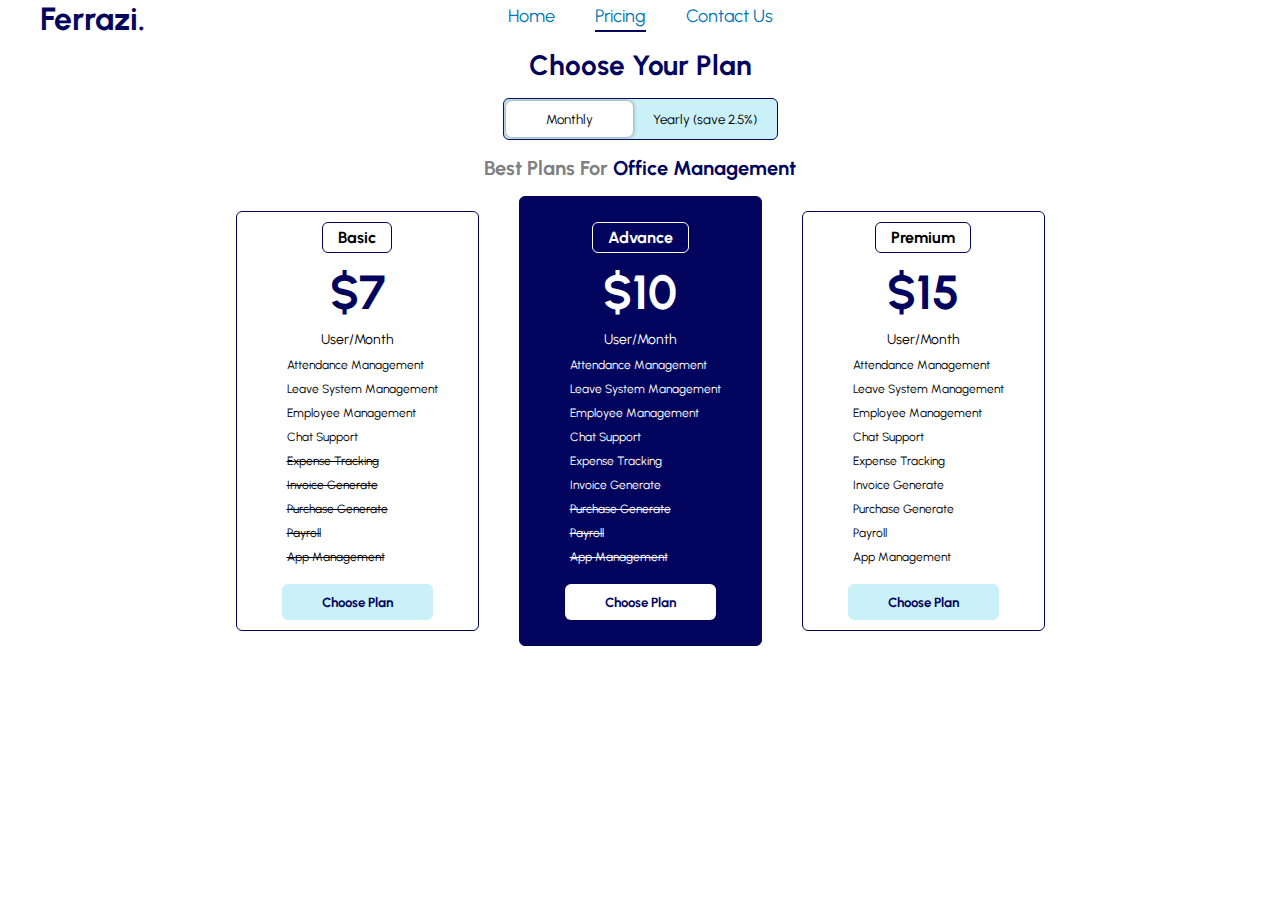
<file: index.html>
<!DOCTYPE html>
<html lang="en">
<head>
    <meta charset="UTF-8">
    <meta name="viewport" content="width=device-width, initial-scale=1.0">
    <title>Document</title>
    <link rel="stylesheet" href="https://cdnjs.cloudflare.com/ajax/libs/font-awesome/6.4.2/css/all.min.css" integrity="sha512-z3gLpd7yknf1YoNbCzqRKc4qyor8gaKU1qmn+CShxbuBusANI9QpRohGBreCFkKxLhei6S9CQXFEbbKuqLg0DA==" crossorigin="anonymous" referrerpolicy="no-referrer" />
    <link rel="stylesheet" href="./style.css">
    <link rel="preconnect" href="https://fonts.googleapis.com">
<link rel="preconnect" href="https://fonts.gstatic.com" crossorigin>
<link href="https://fonts.googleapis.com/css2?family=Inter:wght@400;600;700;800;900&family=Urbanist:wght@400;500;600;700;800;900&display=swap" rel="stylesheet">
</head>
<body>
    <div class="container">
        <nav>
            <h1 class="logo">Ferrazi.</h1>
            <ul>
                <li><a href="#">Home</a></li>
                <li><a href="#" class="pricing">Pricing</a></li>
                <li><a href="#">Contact Us</a></li>
            </ul>
        </nav>

        <nav class="nav2">
            <h1 class="logo">Ferrazi.</h1>
            <i class="fa-solid fa-bars"></i>
        </nav>

        <div class="content">
            <h1 class="plan">Choose Your Plan</h1>

            <div class="duration-box">
                <a href="./index.html"><button class="monthly">Monthly</button></a>
                <a href="./yearly.html"><button class="yearly">Yearly (save 2.5%)</button></a>
            </div>
            
            <h2 class="best">Best Plans For <span class="management">Office Management</span></h2>

            <div class="price-box">
                <div class="box box-1">
                    <p class="basic">Basic</p>

                    <p class="amount">$7</p>

                    <p class="user">User/Month</p>

                    <div class="details">
                        <div>
                            <i class="fa-regular fa-circle-check" style="color: #04ff00;"></i>
                            <span>Attendance Management</span>
                        </div>
                        <div>
                            <i class="fa-regular fa-circle-check" style="color: #04ff00;"> </i>
                            <span>Leave System Management</span>
                        </div>
                        <div>
                            <i class="fa-regular fa-circle-check" style="color: #04ff00;"> </i>
                            <span>Employee Management</span>
                        </div>
                        <div>
                            <i class="fa-regular fa-circle-check" style="color: #04ff00;"> </i>
                            <span>Chat Support</span>
                        </div>
                        <div>
                            <i class="fa-regular fa-circle-xmark" style="color: #c2c2c2;"></i>
                            <span><s>Expense Tracking</s></span>
                        </div>
                        <div>
                            <i class="fa-regular fa-circle-xmark" style="color: #c2c2c2;"></i>
                            <span><s>Invoice Generate</s> </span>
                        </div>
                        <div>
                            <i class="fa-regular fa-circle-xmark" style="color: #c2c2c2;"></i>
                            <span><s>Purchase Generate</s></span>
                        </div>
                        <div>
                            <i class="fa-regular fa-circle-xmark" style="color: #c2c2c2;"></i>
                            <span><s>Payroll</s></span>
                        </div>
                        <div>
                            <i class="fa-regular fa-circle-xmark" style="color: #c2c2c2;"></i>
                            <span><s>App Management</s></span>
                        </div>
                    </div>

                    <button class="choose">Choose Plan</button>
                </div>
                <div class="box box-2">
                    <p class="basic">Advance</p>

                    <p class="amount">$10</p>

                    <p class="user">User/Month</p>

                    <div class="details">
                        <div>
                            <i class="fa-regular fa-circle-check" style="color: #04ff00;"></i>
                            <span>Attendance Management</span>
                        </div>
                        <div>
                            <i class="fa-regular fa-circle-check" style="color: #04ff00;"> </i>
                            <span>Leave System Management</span>
                        </div>
                        <div>
                            <i class="fa-regular fa-circle-check" style="color: #04ff00;"> </i>
                            <span>Employee Management</span>
                        </div>
                        <div>
                            <i class="fa-regular fa-circle-check" style="color: #04ff00;"> </i>
                            <span>Chat Support</span>
                        </div>
                        <div>
                            <i class="fa-regular fa-circle-check" style="color: #04ff00;"> </i>
                            <span>Expense Tracking</span>
                        </div>
                        <div>
                            <i class="fa-regular fa-circle-check" style="color: #04ff00;"> </i>
                            <span>Invoice Generate</span>
                        </div>
                        <div>
                            <i class="fa-regular fa-circle-xmark" style="color: #c2c2c2;"></i>
                            <span><s>Purchase Generate</s></span>
                        </div>
                        <div>
                            <i class="fa-regular fa-circle-xmark" style="color: #c2c2c2;"></i>
                            <span><s>Payroll</s></span>
                        </div>
                        <div>
                            <i class="fa-regular fa-circle-xmark" style="color: #c2c2c2;"></i>
                            <span><s>App Management</s></span>
                        </div>
                    </div>

                    <button class="choose">Choose Plan</button>
                </div>
                <div class="box box-">
                    <p class="basic">Premium</p>

                    <p class="amount">$15</p>

                    <p class="user">User/Month</p>

                    <div class="details">
                        <div>
                            <i class="fa-regular fa-circle-check" style="color: #04ff00;"></i>
                            <span>Attendance Management</span>
                        </div>
                        <div>
                            <i class="fa-regular fa-circle-check" style="color: #04ff00;"> </i>
                            <span>Leave System Management</span>
                        </div>
                        <div>
                            <i class="fa-regular fa-circle-check" style="color: #04ff00;"> </i>
                            <span>Employee Management</span>
                        </div>
                        <div>
                            <i class="fa-regular fa-circle-check" style="color: #04ff00;"> </i>
                            <span>Chat Support</span>
                        </div>
                        <div>
                            <i class="fa-regular fa-circle-check" style="color: #04ff00;"> </i>
                            <span>Expense Tracking</span>
                        </div>
                        <div>
                            <i class="fa-regular fa-circle-check" style="color: #04ff00;"> </i>
                            <span>Invoice Generate</span>
                        </div>
                        <div>
                            <i class="fa-regular fa-circle-check" style="color: #04ff00;"> </i>
                            <span>Purchase Generate</span>
                        </div>
                        <div>
                            <i class="fa-regular fa-circle-check" style="color: #04ff00;"> </i>
                            <span>Payroll</span>
                        </div>
                        <div>
                            <i class="fa-regular fa-circle-check" style="color: #04ff00;"> </i>
                            <span>App Management</span>
                        </div>
                    </div>

                    <button class="choose">Choose Plan</button>
                </div>
            </div>
        </div>
    </div>
</body>
</html>
</file>
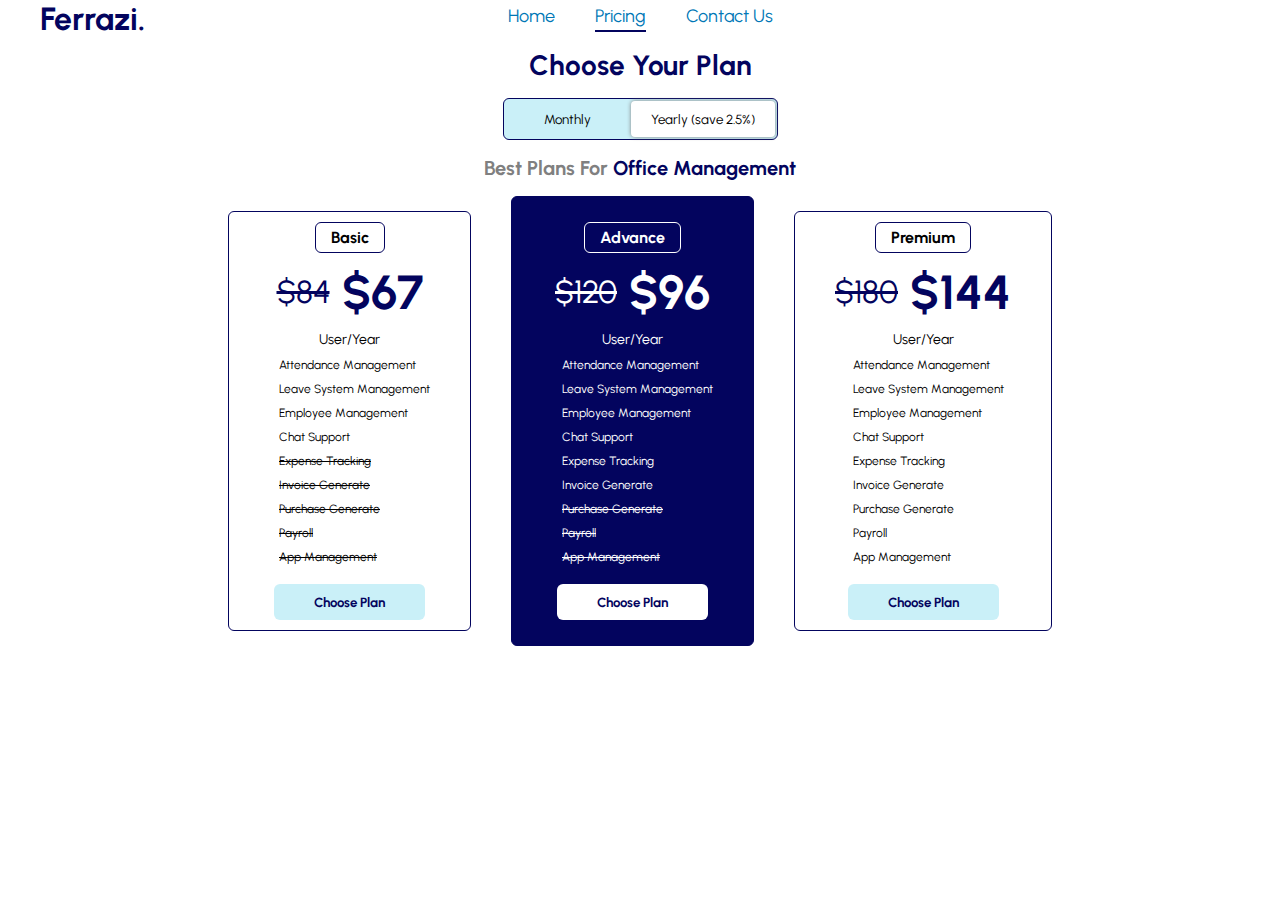
<file: yearly.html>
<!DOCTYPE html>
<html lang="en">
<head>
    <meta charset="UTF-8">
    <meta name="viewport" content="width=device-width, initial-scale=1.0">
    <title>Document</title>
    <link rel="stylesheet" href="https://cdnjs.cloudflare.com/ajax/libs/font-awesome/6.4.2/css/all.min.css" integrity="sha512-z3gLpd7yknf1YoNbCzqRKc4qyor8gaKU1qmn+CShxbuBusANI9QpRohGBreCFkKxLhei6S9CQXFEbbKuqLg0DA==" crossorigin="anonymous" referrerpolicy="no-referrer" />
    <link rel="stylesheet" href="./yearly.css">
    <link rel="preconnect" href="https://fonts.googleapis.com">
<link rel="preconnect" href="https://fonts.gstatic.com" crossorigin>
<link href="https://fonts.googleapis.com/css2?family=Inter:wght@400;600;700;800;900&family=Urbanist:wght@400;500;600;700;800;900&display=swap" rel="stylesheet">
</head>
<body>
    <div class="container">
        <nav>
            <h1 class="logo">Ferrazi.</h1>
            <ul>
                <li><a href="#">Home</a></li>
                <li><a href="#" class="pricing">Pricing</a></li>
                <li><a href="#">Contact Us</a></li>
            </ul>
        </nav>

        <nav class="nav2">
            <h1 class="logo">Ferrazi.</h1>
            <i class="fa-solid fa-bars"></i>
        </nav>

        <div class="content">
            <h1 class="plan">Choose Your Plan</h1>

            <div class="duration-box">
                <a href="./index.html"><button class="monthly">Monthly</button></a>
                <a href="./yearly.html"><button class="yearly">Yearly (save 2.5%)</button></a>
            </div>
            
            <h2 class="best">Best Plans For <span class="management">Office Management</span></h2>

            <div class="price-box">
                <div class="box box-1">
                    <p class="basic">Basic</p>

                    <div class="off">
                        <p class="amount-off"><s>$84</s></p> 
                        <p class="real-amount">$67</p>
                    </div>

                    <p class="user">User/Year</p>

                    <div class="details">
                        <div>
                            <i class="fa-regular fa-circle-check" style="color: #04ff00;"></i>
                            <span>Attendance Management</span>
                        </div>
                        <div>
                            <i class="fa-regular fa-circle-check" style="color: #04ff00;"> </i>
                            <span>Leave System Management</span>
                        </div>
                        <div>
                            <i class="fa-regular fa-circle-check" style="color: #04ff00;"> </i>
                            <span>Employee Management</span>
                        </div>
                        <div>
                            <i class="fa-regular fa-circle-check" style="color: #04ff00;"> </i>
                            <span>Chat Support</span>
                        </div>
                        <div>
                            <i class="fa-regular fa-circle-xmark" style="color: #c2c2c2;"></i>
                            <span><s>Expense Tracking</s></span>
                        </div>
                        <div>
                            <i class="fa-regular fa-circle-xmark" style="color: #c2c2c2;"></i>
                            <span><s>Invoice Generate</s> </span>
                        </div>
                        <div>
                            <i class="fa-regular fa-circle-xmark" style="color: #c2c2c2;"></i>
                            <span><s>Purchase Generate</s></span>
                        </div>
                        <div>
                            <i class="fa-regular fa-circle-xmark" style="color: #c2c2c2;"></i>
                            <span><s>Payroll</s></span>
                        </div>
                        <div>
                            <i class="fa-regular fa-circle-xmark" style="color: #c2c2c2;"></i>
                            <span><s>App Management</s></span>
                        </div>
                    </div>

                    <button class="choose">Choose Plan</button>
                </div>
                <div class="box box-2">
                    <p class="basic">Advance</p>

                    <div class="off">
                        <p class="amount-off"><s>$120</s></p> 
                        <p class="real-amount">$96</p>
                    </div>

                    <p class="user">User/Year</p>

                    <div class="details">
                        <div>
                            <i class="fa-regular fa-circle-check" style="color: #04ff00;"></i>
                            <span>Attendance Management</span>
                        </div>
                        <div>
                            <i class="fa-regular fa-circle-check" style="color: #04ff00;"> </i>
                            <span>Leave System Management</span>
                        </div>
                        <div>
                            <i class="fa-regular fa-circle-check" style="color: #04ff00;"> </i>
                            <span>Employee Management</span>
                        </div>
                        <div>
                            <i class="fa-regular fa-circle-check" style="color: #04ff00;"> </i>
                            <span>Chat Support</span>
                        </div>
                        <div>
                            <i class="fa-regular fa-circle-check" style="color: #04ff00;"> </i>
                            <span>Expense Tracking</span>
                        </div>
                        <div>
                            <i class="fa-regular fa-circle-check" style="color: #04ff00;"> </i>
                            <span>Invoice Generate</span>
                        </div>
                        <div>
                            <i class="fa-regular fa-circle-xmark" style="color: #c2c2c2;"></i>
                            <span><s>Purchase Generate</s></span>
                        </div>
                        <div>
                            <i class="fa-regular fa-circle-xmark" style="color: #c2c2c2;"></i>
                            <span><s>Payroll</s></span>
                        </div>
                        <div>
                            <i class="fa-regular fa-circle-xmark" style="color: #c2c2c2;"></i>
                            <span><s>App Management</s></span>
                        </div>
                    </div>

                    <button class="choose">Choose Plan</button>
                </div>
                <div class="box box-">
                    <p class="basic">Premium</p>

                    <div class="off">
                        <p class="amount-off"><s>$180</s></p> 
                        <p class="real-amount">$144</p>
                    </div>

                    <p class="user">User/Year</p>

                    <div class="details">
                        <div>
                            <i class="fa-regular fa-circle-check" style="color: #04ff00;"></i>
                            <span>Attendance Management</span>
                        </div>
                        <div>
                            <i class="fa-regular fa-circle-check" style="color: #04ff00;"> </i>
                            <span>Leave System Management</span>
                        </div>
                        <div>
                            <i class="fa-regular fa-circle-check" style="color: #04ff00;"> </i>
                            <span>Employee Management</span>
                        </div>
                        <div>
                            <i class="fa-regular fa-circle-check" style="color: #04ff00;"> </i>
                            <span>Chat Support</span>
                        </div>
                        <div>
                            <i class="fa-regular fa-circle-check" style="color: #04ff00;"> </i>
                            <span>Expense Tracking</span>
                        </div>
                        <div>
                            <i class="fa-regular fa-circle-check" style="color: #04ff00;"> </i>
                            <span>Invoice Generate</span>
                        </div>
                        <div>
                            <i class="fa-regular fa-circle-check" style="color: #04ff00;"> </i>
                            <span>Purchase Generate</span>
                        </div>
                        <div>
                            <i class="fa-regular fa-circle-check" style="color: #04ff00;"> </i>
                            <span>Payroll</span>
                        </div>
                        <div>
                            <i class="fa-regular fa-circle-check" style="color: #04ff00;"> </i>
                            <span>App Management</span>
                        </div>
                    </div>

                    <button class="choose">Choose Plan</button>
                </div>
            </div>
        </div>
    </div>
</body>
</html>
</file>
<file: style.css>
*{
    margin: 0;
    padding: 0;
    box-sizing: border-box;
    font-family: Urbanist;
}

.content{
    display: flex;
    flex-direction: column;
    justify-content: center;
    align-items: center;
}

nav{
    position: relative;
    display: flex;
    align-items: center;
    justify-content: center;
}

.nav2{
    display: none;
}

nav ul{
    display: flex;
    gap: 40px;
    list-style: none;
    font-size: 18px;
    padding: 5px 0;
}

.logo{
    position: absolute;
    top: 0;
    left: 40px;
    color: #03045E;
}

.pricing{
    padding-bottom: 3px;
    border-bottom: 2px solid #03045E;
}

nav ul li a{
    text-decoration: none;
    color: #0077B6;
}

.plan{
    text-align: center;
    color: #03045E;
    font-size: 28px;
    margin-top: 16px;
}

.best{
    font-size: 20px;
    margin: 16px 0;
}

h2{
    color: #808080;
}

h1, h2:hover{
    cursor: default;
}

.management{
    color: #03045E;
}

.duration-box{
    border: 1px solid #03045E;
    background: #CAF0F8;
    border-radius: 6px;
    display: flex;
    align-items: center;
    width: max-content;
    font-size: 14px;
    margin-top: 16px;
}

.monthly{
    border: none;
    background: #fff;
    padding: 10px 40px;
    border-radius: 6px;
    box-shadow: 0 0 4px 0 #808080;
    margin: 2px 0 2px 2px;
}

.yearly{
    width: 100%;
    height: 100%;
    border: none;
    background: transparent;
    padding: 0 20px;
}

.yearly a{
    color: black;
    text-decoration: none;
    width: 100%;
    height: 100%;
}

.price-box{
    display: flex;
    gap: 40px;
}

.box{
    margin: 15px 0;
    border: 1px solid #03045E;
    border-radius: 6px;
    width: max-content;
    display: flex;
    flex-direction: column;
    align-items: center;
    padding: 10px 40px;
}
.box:hover{
    cursor: default;
}

.basic{
    border: 1px solid #03045E;
    border-radius: 6px;
    width: max-content;
    font-size: 16px;
    font-weight: bold;
    padding: 5px 15px;
}

.amount{
    font-size: 48px;
    font-weight: bolder;
    color: #03045E;
    margin: 10px 0;
}

.user{
    font-size: 14px;
}
.details{
    margin-top: 10px;
}
.details div{
    display: flex;
    gap: 10px;
    margin-bottom: 10px;
    align-items: center;
    font-size: 12px;
}

.choose{
    border: none;
    background: #CAF0F8;
    border-radius: 6px;
    padding: 10px 40px;
    color: #03045E;
    font-weight: bold;
    margin-top: 10px;
    transition: 0.3s;
}

.choose:hover{
    cursor: pointer;
    transform: scale(110%);
}

.box-2{
    justify-content: center;
    margin: 0;
    background: #03045E;
    color: #fff;
}

.box-2 .amount{
    color: #fff;
}

.box-2 .basic{
    border-color: #fff;
}

.box-2 .choose{
    background: #fff;
}

@media (max-width: 460px){
    nav{
        display: none;
    }

    .nav2{
        display: block;
        display: flex;
        justify-content: space-between;
        padding: 10px 40px;
    }

    .logo{
        position: static;
    }

    .fa-bars{
        font-size: 20px;
    }

    .plan{
        margin-top: 20px;
    }

    .price-box{
        flex-direction: column;
        gap: 20px;
    }

    .details div{
        font-size: 16px;
    }

    .choose, .basic, .user{
        font-size: 18px;
    }


}
</file>
<file: yearly.css>
*{
    margin: 0;
    padding: 0;
    box-sizing: border-box;
    font-family: Urbanist;
}

.content{
    display: flex;
    flex-direction: column;
    justify-content: center;
    align-items: center;
}

nav{
    position: relative;
    display: flex;
    align-items: center;
    justify-content: center;
}

.nav2{
    display: none;
}

nav ul{
    display: flex;
    gap: 40px;
    list-style: none;
    font-size: 18px;
    padding: 5px 0;
}

.logo{
    position: absolute;
    top: 0;
    left: 40px;
    color: #03045E;
}

.pricing{
    padding-bottom: 3px;
    border-bottom: 2px solid #03045E;
}

nav ul li a{
    text-decoration: none;
    color: #0077B6;
}

.plan{
    text-align: center;
    color: #03045E;
    font-size: 28px;
    margin-top: 16px;
}

.best{
    font-size: 20px;
    margin: 16px 0;
}

h2{
    color: #808080;
}

h1, h2:hover{
    cursor: default;
}

.management{
    color: #03045E;
}

.duration-box{
    border: 1px solid #03045E;
    background: #CAF0F8;
    border-radius: 6px;
    display: flex;
    align-items: center;
    width: max-content;
    font-size: 14px;
    margin-top: 16px;
}

.monthly{
    border: none;
    background: transparent;
    padding: 10px 40px;
    border-radius: 6px;
}

.monthly a{
    text-decoration: none;
    color: #000;
}

.yearly{
    border: none;
    background: #fff;
    border-radius: 4px;
    padding: 10px 20px;
    box-shadow: 0 0 4px 0 #808080;
    margin: 2px 2px 2px 0;
}

.yearly a{
    color: #000;
    text-decoration: none;
}

.price-box{
    display: flex;
    gap: 40px;
}

.box{
    margin: 15px 0;
    border: 1px solid #03045E;
    border-radius: 6px;
    width: max-content;
    display: flex;
    flex-direction: column;
    align-items: center;
    padding: 10px 40px;
}

.box:hover{
    cursor: default;
}

.basic{
    border: 1px solid #03045E;
    border-radius: 6px;
    width: max-content;
    font-size: 16px;
    font-weight: bold;
    padding: 5px 15px;
}

.off{
    display: flex;
    gap: 12px;
    align-items: center;
    margin: 10px 0;
}
.amount-off{
    color: #03045E;
    font-size: 32px;
}

.real-amount{
    color: #03045E;
    font-size: 48px;
    font-weight: bolder;
}

.user{
    font-size: 14px;
}
.details{
    margin-top: 10px;
}
.details div{
    display: flex;
    gap: 10px;
    margin-bottom: 10px;
    align-items: center;
    font-size: 12px;
}

.choose{
    border: none;
    background: #CAF0F8;
    border-radius: 6px;
    padding: 10px 40px;
    color: #03045E;
    font-weight: bold;
    margin-top: 10px;
    transition: 0.3s;
}

.choose:hover{
    cursor: pointer;
    transform: scale(110%);
}

.box-2{
    justify-content: center;
    margin: 0;
    background: #03045E;
    color: #fff;
}

.box-2 .amount-off,.box-2 .real-amount{
    color: #fff;
}

.box-2 .basic{
    border-color: #fff;
}

.box-2 .choose{
    background: #fff;
}

@media (max-width: 460px){
    nav{
        display: none;
    }

    .nav2{
        display: block;
        display: flex;
        justify-content: space-between;
        padding: 10px 40px;
    }

    .logo{
        position: static;
    }

    .fa-bars{
        font-size: 20px;
    }

    .plan{
        margin-top: 20px;
    }

    .price-box{
        flex-direction: column;
        gap: 20px;
    }

    .details div{
        font-size: 16px;
    }

    .choose, .basic, .user{
        font-size: 18px;
    }


}
</file>
